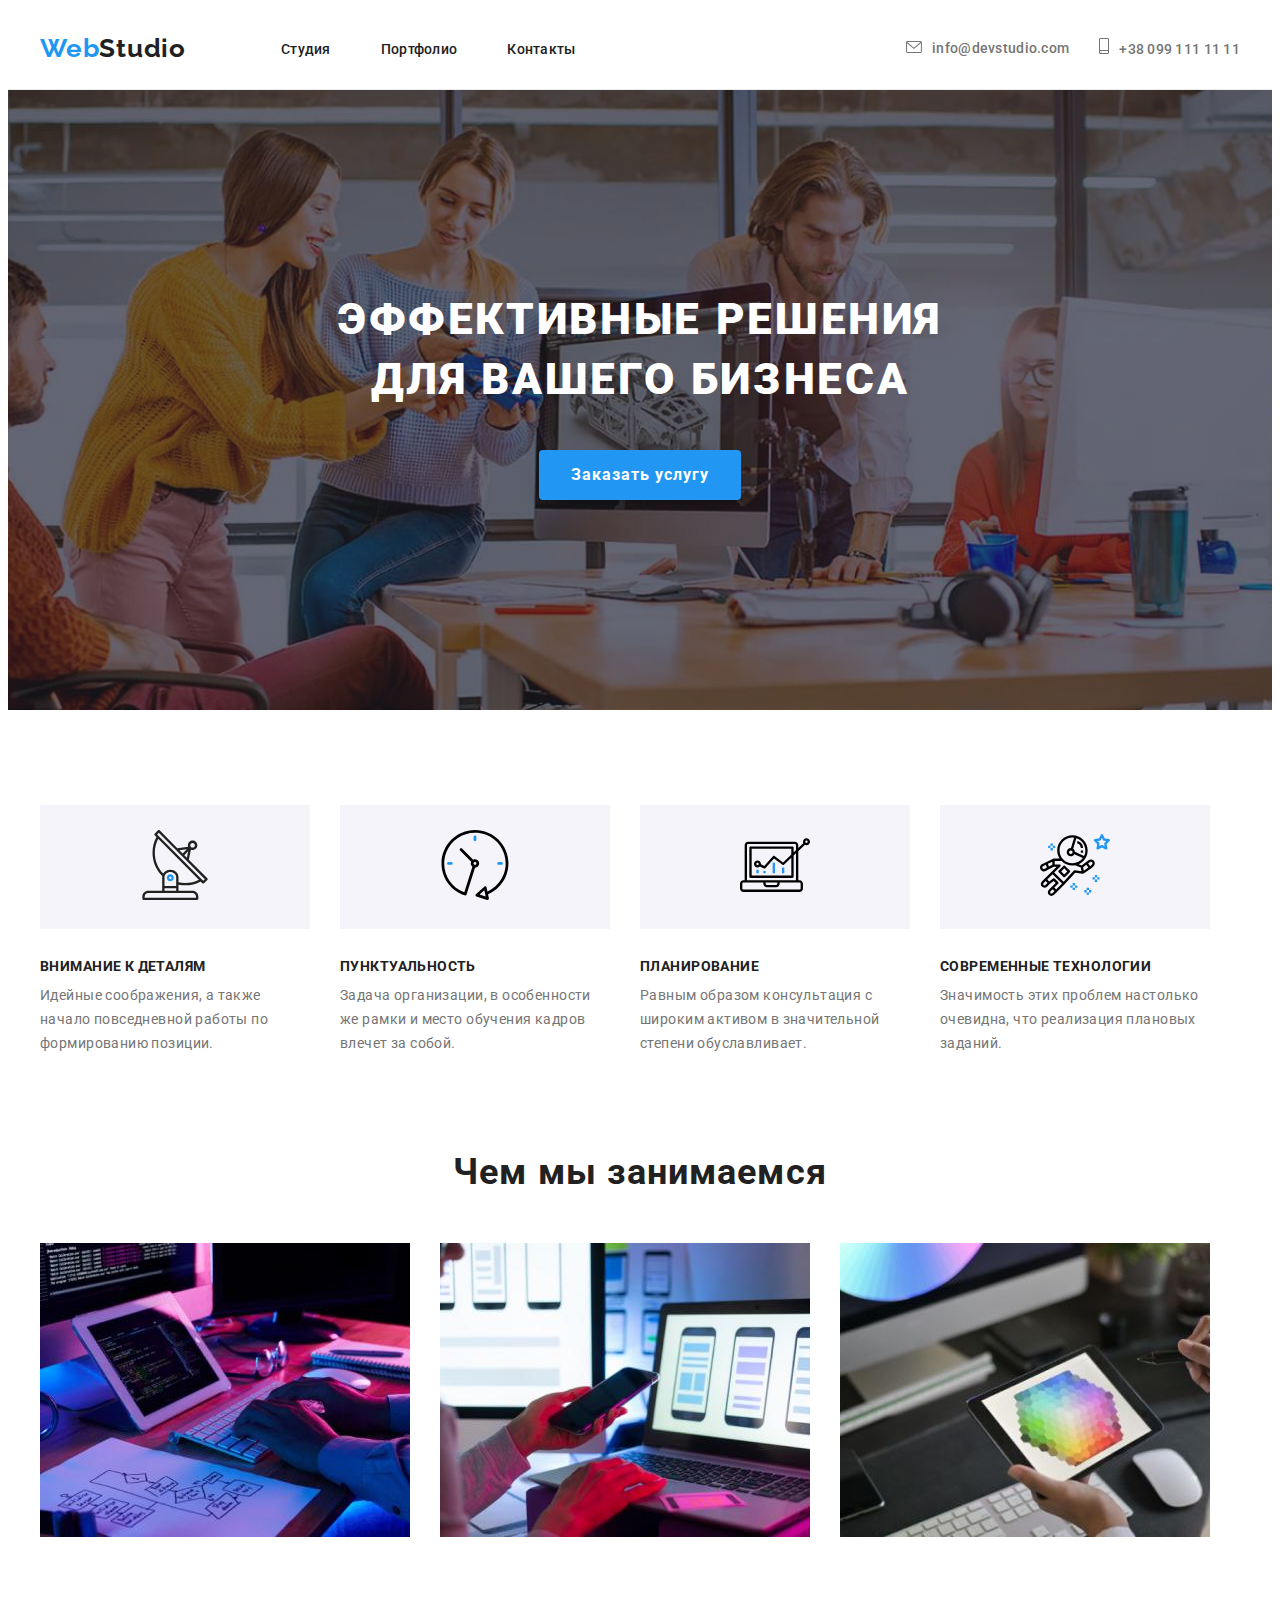
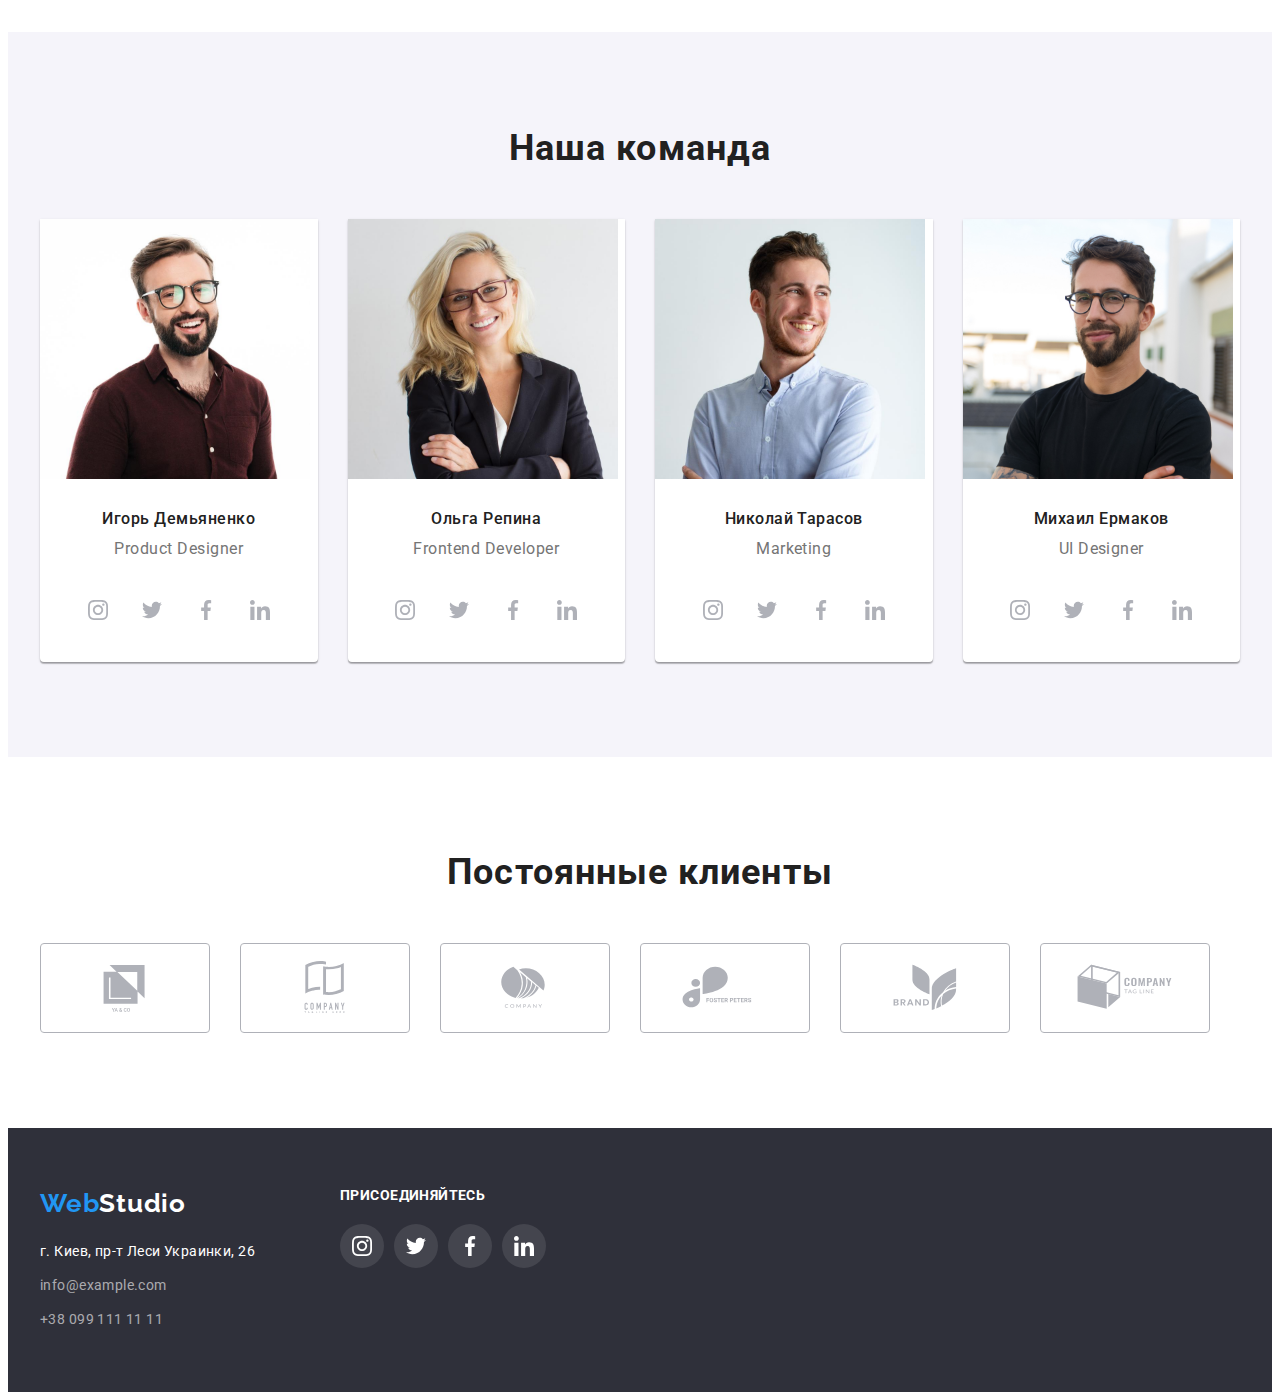
<file: index.html>
<!DOCTYPE html>
<html lang="ru">
  <head>
    <meta charset="UTF-8" />
    <meta http-equiv="X-UA-Compatible" content="IE=edge" />
    <meta name="viewport" content="width=device-width, initial-scale=1.0" />
    <title lang="en">WebStudio</title>
    <link rel="preconnect" href="https://fonts.googleapis.com" />
    <link rel="preconnect" href="https://fonts.gstatic.com" crossorigin />
    <link
      href="https://fonts.googleapis.com/css2?family=Raleway:wght@700&display=swap"
      rel="stylesheet"
    />
    <link rel="preconnect" href="https://fonts.googleapis.com" />
    <link rel="preconnect" href="https://fonts.gstatic.com" crossorigin />
    <link
      href="https://fonts.googleapis.com/css2?family=Roboto:wght@400;500;700;900&display=swap"
      rel="stylesheet"
    />
    <link
      rel="stylesheet"
      href="https://cdnjs.cloudflare.com/ajax/libs/modern-normalize/1.1.0/modern-normalize.min.css"
      integrity="sha512-wpPYUAdjBVSE4KJnH1VR1HeZfpl1ub8YT/NKx4PuQ5NmX2tKuGu6U/JRp5y+Y8XG2tV+wKQpNHVUX03MfMFn9Q=="
      crossorigin="anonymous"
      referrerpolicy="no-referrer"
    />
    <link rel="stylesheet" href="./css/style.css" />
  </head>
  <body>
    <header class="header">
      <div class="container header-container">
        <nav class="header-nav">
          <a
            href="https://uk.wikipedia.org/wiki/%D0%92%D0%B5%D0%B1"
            target="_blank"
            rel="noopener noreferrer"
            class="logo link"
            >Web<span class="logo-black">Studio</span></a
          >
          <ul class="list menu-list">
            <li class="menu-item">
              <a class="menu link" href="./index.html">Студия</a>
            </li>
            <li class="menu-item">
              <a
                class="menu link"
                href="./portfolio.html"
                rel="noopener noreferrer"
                >Портфолио</a
              >
            </li>
            <li class="menu-item">
              <a
                class="menu link"
                href="./contacts.html"
                rel="noopener noreferrer"
                >Контакты</a
              >
            </li>
          </ul>
        </nav>
        <div class="header-conect">
          <div class="header-mailto">
          <a class="header-contact link" href="mailto:info@example.com"
            ><svg class="header-icon" width="16px" height="12px">
              <use href="./img/icons.svg#icon-envelope"></use>
            </svg>info@devstudio.com</a
          >
          </div>
          <div class="header-tel">
            <a href="" class="header-link">
          <a class="header-contact link" href="tel:++380991111111"
            ><svg class="header-icon" width="10px" height="16px">
              <use href="./img/icons.svg#icon-smartphone"></use>
            </svg>+38 099 111 11 11</a
          >
          </div>
        </div>
      </div>
    </header>
    <main>
      <section class="hero">
        <div class="hero-container container">
          <h1 class="hero-text">ЭФФЕКТИВНЫЕ РЕШЕНИЯ ДЛЯ ВАШЕГО БИЗНЕСА</h1>
          <button type="button" class="hero-btn">Заказать услугу</button>
        </div>
      </section>
      <section class="feature-container">
        <div class="container">
          <ul class="list feature-list">
            <li class="feature-containers">
              <div class="feature-img">
                <a href="" class="feature-sprite">
                  <svg class="feature-icon" width="70px" height="70px">
                    <use href=./img/icons.svg#icon-antenna1></use>
                  </svg>
                </a>
              </div>
              <h3 class="feature-title">Внимание к деталям</h3>
              <p class="feature-text">
                Идейные соображения, а также начало повседневной работы по
                формированию позиции.
              </p>
            </li>
            <li class="feature-containers">
              <div class="feature-img">
                <a href="" class="feature-sprite">
                  <svg class="feature-icon" width="70px" height="70px">
                    <use href=./img/icons.svg#icon-clock1></use>
                  </svg>
                </a>
              </div>
              <h3 class="feature-title">Пунктуальность</h3>
              <p class="feature-text">
                Задача организации, в особенности же рамки и место обучения
                кадров влечет за собой.
              </p>
            </li>
            <li class="feature-containers">
              <div class="feature-img">
                <a href="" class="feature-sprite">
                  <svg class="feature-icon" width="70px" height="70px">
                    <use href=./img/icons.svg#icon-diagram1></use>
                  </svg>
                </a>
              </div>
              <h3 class="feature-title">Планирование</h3>
              <p class="feature-text">
                Равным образом консультация с широким активом в значительной
                степени обуславливает.
              </p>
            </li>
            <li class="feature-containers">
              <div class="feature-img">
                <a href="" class="feature-sprite">
                  <svg class="feature-icon" width="70px" height="70px">
                    <use href=./img/icons.svg#icon-astronaut1></use>
                  </svg>
                </a>
              </div>
              <h3 class="feature-title">Современные технологии</h3>
              <p class="feature-text">
                Значимость этих проблем настолько очевидна, что реализация
                плановых заданий.
              </p>
            </li>
          </ul>
        </div>
      </section>
      <section class="work">
        <div class="container">
          <h2 class="work-title">Чем мы занимаемся</h2>
          <ul class="list work-container">
            <li class="img-work">
              <img
                src="./img/box1.jpg"
                alt="Человек работает за пк с маленьким монитором с кодом"
                width="370"
                height="294"
                class="img-work"
              />
            </li>
            <li class="img-work">
              <img
                src="./img/box2.jpg"
                alt="Человек работает над дизайном программы для телефона при этом держа телефон в руках"
                width="370"
                height="294"
                class="img-work"
              />
            </li>
            <li class="img-work">
              <img
                src="./img/box3.jpg"
                alt="Человек работает на планшете с цветовой палитрой"
                width="370"
                height="294"
                class="img-work"
              />
            </li>
          </ul>
        </div>
      </section>
      <section class="team">
        <div class="container">
          <h2 class="main-title">Наша команда</h2>
          <ul class="list main-container">
            <li class="card1 main-img">
              <img
                src="./img/img(3).jpg"
                alt="Улыбающийся мужчина в коричневой рубашке и очках"
                width="270"
                height="260"
              />
              <div class="main-info">
                <h3 class="name">Игорь Демьяненко</h3>
                <p lang="en" class="profession">Product Designer</p>
                <ul class="master-social list social-list">
                  <li class="social-item">
                    <a href="" class="social-link">
                      <svg class="social-icon" width="20px" height="20px">
                        <use href="./img/icons.svg#icon-instagram2"></use>
                      </svg>
                    </a>
                  </li>
                  <li class="social-item">
                    <a href="" class="social-link">
                      <svg class="social-icon" width="20px" height="20px">
                        <use href="./img/icons.svg#icon-twitter1"></use>
                      </svg>
                    </a>
                  </li>
                  <li class="social-item">
                    <a href="" class="social-link">
                      <svg class="social-icon" width="20px" height="20px">
                        <use href="./img/icons.svg#icon-facebook1"></use>
                      </svg>
                    </a>
                  </li>
                  <li class="social-item">
                    <a href="" class="social-link">
                      <svg class="social-icon" width="20px" height="20px">
                        <use href="./img/icons.svg#icon-linkedin1"></use>
                      </svg>
                    </a>
                  </li>
                </ul>
              </div>
            </li>
            <li class="card2 main-img">
              <img
                src="./img/img(2).jpg"
                alt="Улыбающаяся блондинка в белой блузке, в строгом пиджаке и очках"
                width="270"
                height="260"
              />
              <div class="main-info">
                <h3 class="name">Ольга Репина</h3>
                <p lang="en" class="profession">Frontend Developer</p>
                <ul class="master-social list social-list">
                  <li class="social-item">
                    <a href="" class="social-link">
                      <svg class="social-icon" width="20px" height="20px">
                        <use href="./img/icons.svg#icon-instagram2"></use>
                      </svg>
                    </a>
                  </li>
                  <li class="social-item">
                    <a href="" class="social-link">
                      <svg class="social-icon" width="20px" height="20px">
                        <use href="./img/icons.svg#icon-twitter1"></use>
                      </svg>
                    </a>
                  </li>
                  <li class="social-item">
                    <a href="" class="social-link">
                      <svg class="social-icon" width="20px" height="20px">
                        <use href="./img/icons.svg#icon-facebook1"></use>
                      </svg>
                    </a>
                  </li>
                  <li class="social-item">
                    <a href="" class="social-link">
                      <svg class="social-icon" width="20px" height="20px">
                        <use href="./img/icons.svg#icon-linkedin1"></use>
                      </svg>
                    </a>
                  </li>
                </ul>
              </div>
            </li>
            <li class="card3 main-img">
              <img
                src="./img/img(1).jpg"
                alt="Улыбающийся мужчина в голубой рубашке"
                width="270"
                height="260"
              />
              <div class="main-info">
                <h3 class="name">Николай Тарасов</h3>
                <p lang="en" class="profession">Marketing</p>
                <ul class="master-social list social-list">
                  <li class="social-item">
                    <a href="" class="social-link">
                      <svg class="social-icon" width="20px" height="20px">
                        <use href="./img/icons.svg#icon-instagram2"></use>
                      </svg>
                    </a>
                  </li>
                  <li class="social-item">
                    <a href="" class="social-link">
                      <svg class="social-icon" width="20px" height="20px">
                        <use href="./img/icons.svg#icon-twitter1"></use>
                      </svg>
                    </a>
                  </li>
                  <li class="social-item">
                    <a href="" class="social-link">
                      <svg class="social-icon" width="20px" height="20px">
                        <use href="./img/icons.svg#icon-facebook1"></use>
                      </svg>
                    </a>
                  </li>
                  <li class="social-item">
                    <a href="" class="social-link">
                      <svg class="social-icon" width="20px" height="20px">
                        <use href="./img/icons.svg#icon-linkedin1"></use>
                      </svg>
                    </a>
                  </li>
                </ul>
              </div>
            </li>
            <li class="card4 main-img">
              <img
                src="./img/img.jpg"
                alt="Ухмыляющийся мужчина в черной футболке и очках"
                width="270"
                height="260"
              />
              <div class="main-info">
                <h3 class="name">Михаил Ермаков</h3>
                <p lang="en" class="profession">UI Designer</p>
                <ul class="master-social list social-list">
                  <li class="social-item">
                    <a href="" class="social-link">
                      <svg class="social-icon" width="20px" height="20px">
                        <use href="./img/icons.svg#icon-instagram2"></use>
                      </svg>
                    </a>
                  </li>
                  <li class="social-item">
                    <a href="" class="social-link">
                      <svg class="social-icon" width="20px" height="20px">
                        <use href="./img/icons.svg#icon-twitter1"></use>
                      </svg>
                    </a>
                  </li>
                  <li class="social-item">
                    <a href="" class="social-link">
                      <svg class="social-icon" width="20px" height="20px">
                        <use href="./img/icons.svg#icon-facebook1"></use>
                      </svg>
                    </a>
                  </li>
                  <li class="social-item">
                    <a href="" class="social-link">
                      <svg class="social-icon" width="20px" height="20px">
                        <use href="./img/icons.svg#icon-linkedin1"></use>
                      </svg>
                    </a>
                  </li>
                </ul>
              </div>
            </li>
          </ul>
        </div>
      </section> 
      <section class="clients">
        <div class="container">
          <h2 class="clients-title">Постоянные клиенты</h2>
          <ul class="list clients-container">
            <li class="clients-item">
              <a href="" class="clients-link">
                <svg class="clients-icon" width="110px" height=60px>
                  <use href="./img/icons.svg#icon-logo"></use>
                </svg>
              </a>
            </li>
            <li class="clients-item">
              <a href="" class="clients-link">
                <svg class="clients-icon" width="110px" height=60px>
                  <use href="./img/icons.svg#icon-logo1"></use>
                </svg>
              </a>
            </li>
            <li class="clients-item">
              <a href="" class="clients-link">
                <svg class="clients-icon" width="110px" height=60px>
                  <use href="./img/icons.svg#icon-logo2"></use>
                </svg>
              </a>
            </li>
            <li class="clients-item">
              <a href="" class="clients-link">
                <svg class="clients-icon" width="110px" height=60px>
                  <use href="./img/icons.svg#icon-logo3"></use>
                </svg>
              </a>
            </li>
            <li class="clients-item">
              <a href="" class="clients-link">
                <svg class="clients-icon" width="110px" height=60px>
                  <use href="./img/icons.svg#icon-logo4"></use>
                </svg>
              </a>
            </li>
            <li class="clients-item">
              <a href="" class="clients-link">
                <svg class="clients-icon" width="110px" height=60px>
                  <use href="./img/icons.svg#icon-logo5"></use>
                </svg>
              </a>
            </li>
          </ul>
        </div>
      </section>
    </main>
    <footer class="footer">
      <div class="container footer-container">
        <address class="footer-contact">
          <a href="https://uk.wikipedia.org/wiki/%D0%92%D0%B5%D0%B1" target="_blank" rel="noopener noreferrer"
            class="footer-logo link">Web<span class="logo-white">Studio</span></a>
          <div class="map">
            <a
              href="https://goo.gl/maps/b4mxkCM2vyuj6qED6"
              target="_blank"
              class="address link"
              >г. Киев, пр-т Леси Украинки, 26</a
            >
          </div>
          <div class="mail">
            <a href="mailto:info@example.com" class="footer-contact link"
              >info@example.com</a
            >
          </div>
          <div class="tel">
            <a href="tel:++380991111111" class="footer-contact link"
              >+38 099 111 11 11</a
            >
        </address>
        <div class="footer-social">
          <p class="footer-socials">присоединяйтесь</p>
          <ul class="master-social list footer-social-list">
            <li class="footer-social-item">
              <a href="" class="footer-social-link">
                <svg class="footer-social-icon" width="20px" height="20px">
                  <use href="./img/icons.svg#icon-instagram2"></use>
                </svg>
              </a>
            </li>
            <li class="footer-social-item">
              <a href="" class="footer-social-link">
                <svg class="footer-social-icon" width="20px" height="20px">
                  <use href="./img/icons.svg#icon-twitter1"></use>
                </svg>
              </a>
            </li>
            <li class="footer-social-item">
              <a href="" class="footer-social-link">
                <svg class="footer-social-icon" width="20px" height="20px">
                  <use href="./img/icons.svg#icon-facebook1"></use>
                </svg>
              </a>
            </li>
            <li class="footer-social-item">
              <a href="" class="footer-social-link">
                <svg class="footer-social-icon" width="20px" height="20px">
                  <use href="./img/icons.svg#icon-linkedin1"></use>
                </svg>
              </a>
            </li>
          </ul>
        </div>
      </div>
    </footer>
  </body>
</html>
</file>
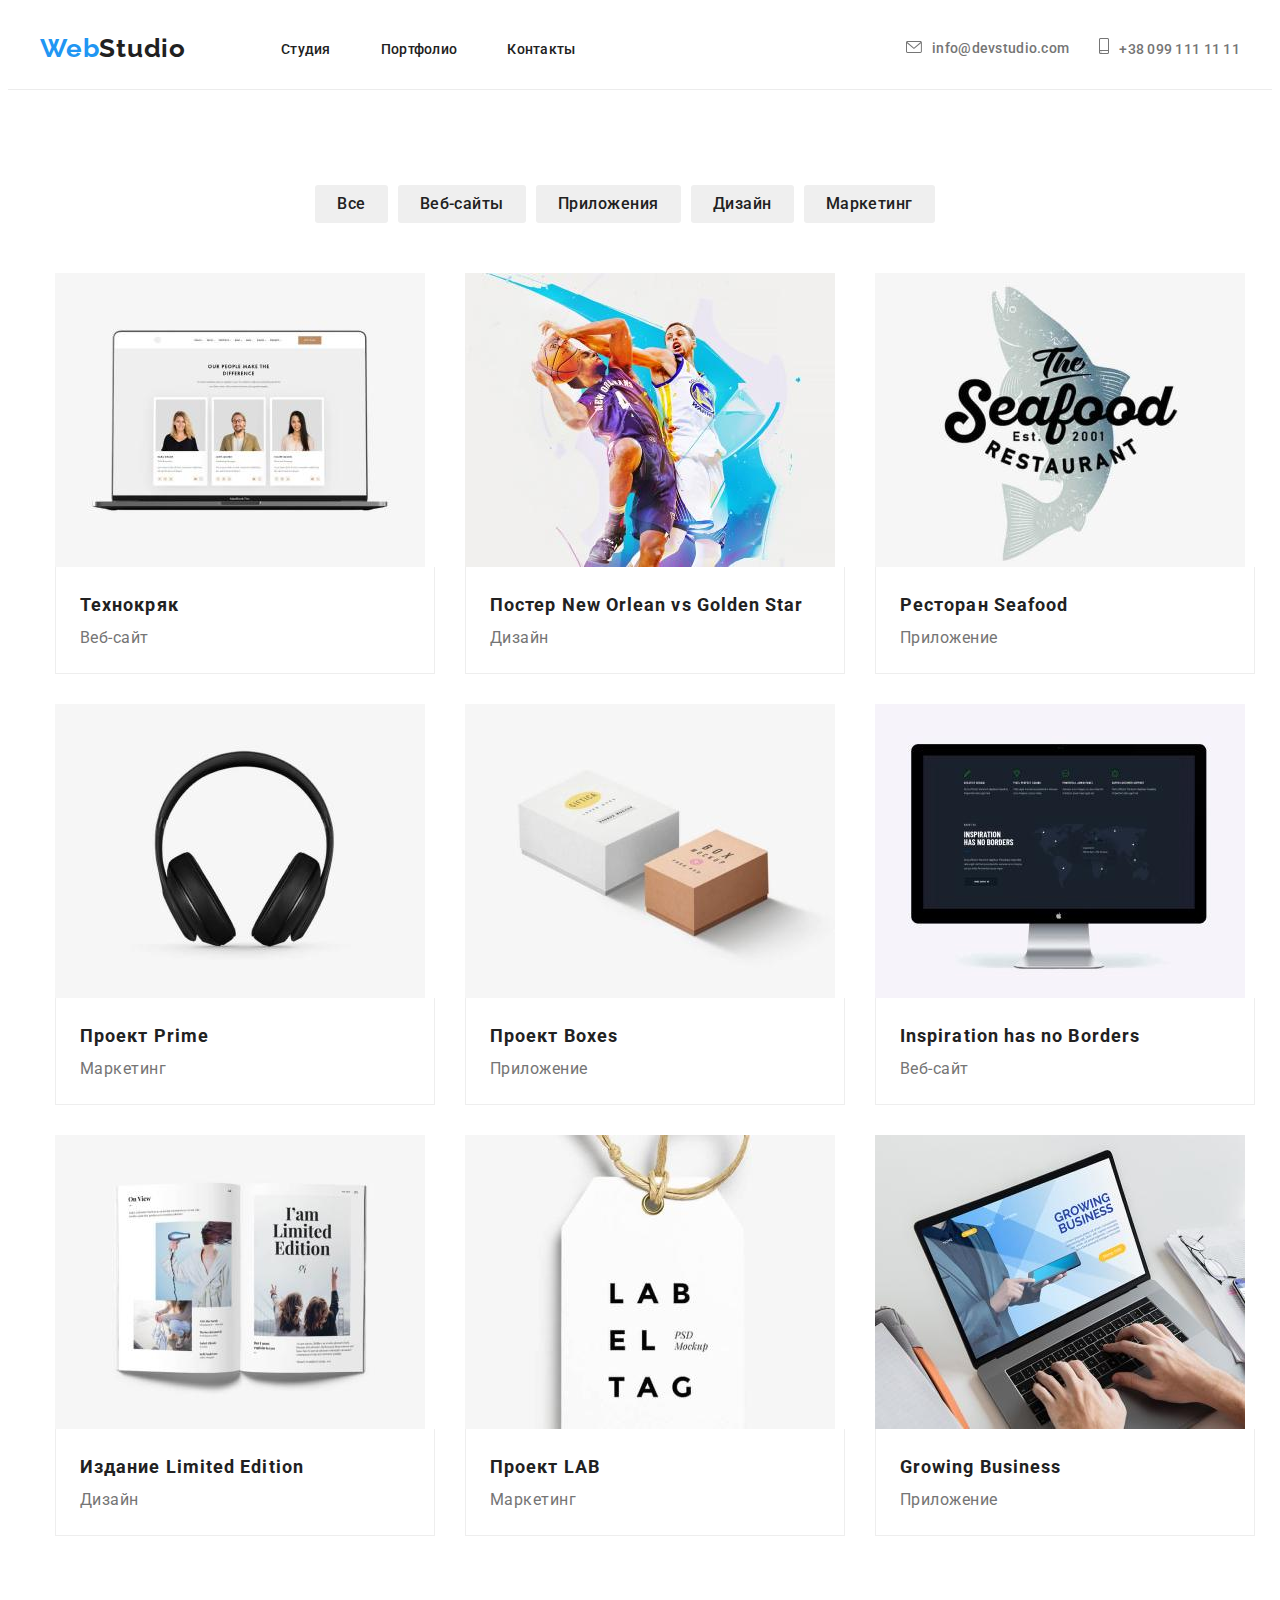
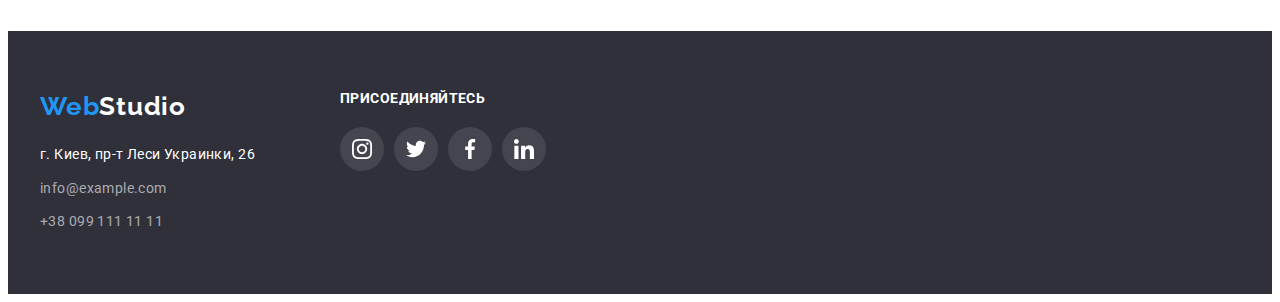
<file: portfolio.html>
<!DOCTYPE html>
<html lang="ru">
  <head>
    <meta charset="UTF-8" />
    <meta http-equiv="X-UA-Compatible" content="IE=edge" />
    <meta name="viewport" content="width=device-width, initial-scale=1.0" />
    <title lang="en">WebStudio</title>
    <link rel="preconnect" href="https://fonts.googleapis.com" />
    <link rel="preconnect" href="https://fonts.gstatic.com" crossorigin />
    <link href="https://fonts.googleapis.com/css2?family=Raleway:wght@700&display=swap" rel="stylesheet" />
    <link rel="preconnect" href="https://fonts.googleapis.com" />
    <link rel="preconnect" href="https://fonts.gstatic.com" crossorigin />
    <link href="https://fonts.googleapis.com/css2?family=Roboto:wght@400;500;700;900&display=swap" rel="stylesheet" />
    <link rel="stylesheet" href="https://cdnjs.cloudflare.com/ajax/libs/modern-normalize/1.1.0/modern-normalize.min.css"
      integrity="sha512-wpPYUAdjBVSE4KJnH1VR1HeZfpl1ub8YT/NKx4PuQ5NmX2tKuGu6U/JRp5y+Y8XG2tV+wKQpNHVUX03MfMFn9Q=="
      crossorigin="anonymous" referrerpolicy="no-referrer" />
    <link rel="stylesheet" href="./css/style.css" />
  </head>
  <body>
    <header class="header">
      <div class="container header-container">
        <nav class="header-nav">
          <a href="https://uk.wikipedia.org/wiki/%D0%92%D0%B5%D0%B1" target="_blank" rel="noopener noreferrer"
            class="logo link">Web<span class="logo-black">Studio</span></a>
          <ul class="list menu-list">
            <li class="menu-item">
              <a class="menu link" href="./index.html">Студия</a>
            </li>
            <li class="menu-item">
              <a class="menu link" href="./portfolio.html" rel="noopener noreferrer">Портфолио</a>
            </li>
            <li class="menu-item">
              <a class="menu link" href="./contacts.html" rel="noopener noreferrer">Контакты</a>
            </li>
          </ul>
        </nav>
        <div class="header-conect">
          <div class="header-mailto">
            <a class="header-contact link" href="mailto:info@example.com"><svg class="header-icon" width="16px"
                height="12px">
                <use href="./img/icons.svg#icon-envelope"></use>
              </svg>info@devstudio.com</a>
          </div>
          <div class="header-tel">
            <a href="" class="header-link">
              <a class="header-contact link" href="tel:++380991111111"><svg class="header-icon" width="10px" height="16px">
                  <use href="./img/icons.svg#icon-smartphone"></use>
                </svg>+38 099 111 11 11</a>
          </div>
        </div>
      </div>
    </header>
    <main>
      <section class="portfolio">
        <div class="container">
        <div class="portfolio-btn">
        <ul class="list portfolio-list">
          <li class="filtered">
            <button type="button" class="filter link">Все</button>
          </li>
          <li class="filtered">
            <button type="button" class="filter link">Веб-сайты</button>
          </li>
          <li class="filtered">
            <button type="button" class="filter link">Приложения</button>
          </li>
          <li class="filtered">
            <button type="button" class="filter link">Дизайн</button>
          </li>
          <li class="filtered">
            <button type="button" class="filter link">Маркетинг</button>
          </li>
        </ul>
        </div>
        <div class="container portfolio-container">
        <ul class="portfolio-list list">
          <li class="project">
            <img src="./img/project(1)(1).jpg" alt="Ноутбук с включенным веб-сайтом" width="370" height="294" />
            <div class="img-description">
            <h3 class="proj-name">Технокряк</h3>
            <p class="proj-text">Веб-сайт</p>
            </div>
          </li>
          <li class="project">
            <img src="./img/project(2)(1).jpg" alt="Постер New Orlean vs Golden Star" width="370" height="294" />
            <div class="img-description">
            <h3 class="proj-name" lang="eu">
              Постер New Orlean vs Golden Star
            </h3>
            <p class="proj-text">Дизайн</p>
            </div>
          </li>
          <li class="project">
            <img src="./img/project(3)(1).jpg" alt="Логотип ресторана Seafood" width="370" height="294" />
            <div class="img-description">
            <h3 class="proj-name" lang="eu">Ресторан Seafood</h3>
            <p class="proj-text">Приложение</p>
            </div>
          </li>
          <li class="project">
            <img src="./img/project(4)(1).jpg" alt="Безпроводные наушники" width="370" height="294" />
            <div class="img-description">
            <h3 class="proj-name" lang="eu">Проект Prime</h3>
            <p class="proj-text">Маркетинг</p>
            </div>
          </li>
          <li class="project">
            <img src="./img/project(5)(1).jpg" alt="Две коробки с надписями" width="370" height="294" />
            <div class="img-description">
            <h3 class="proj-name" lang="eu">Проект Boxes</h3>
            <p class="proj-text">Приложение</p>
            </div>
          </li>
          <li class="project">
            <img src="./img/project(6)(1).jpg" alt="Макбук на котором включенный проект" width="370" height="294" />
            <div class="img-description">
            <h3 class="proj-name" lang="eu">Inspiration has no Borders</h3>
            <p class="proj-text">Веб-сайт</p>
            </div>
          </li>
          <li class="project">
            <img src="./img/project(7)(1).jpg" alt="Открытая книга" width="370" height="294" />
            <div class="img-description">
            <h3 class="proj-name" lang="eu">Издание Limited Edition</h3>
            <p class="proj-text">Дизайн</p>
            </div>
          </li>
          <li class="project">
            <img src="./img/project(8)(1).jpg" alt="Брелок с надписью" width="370" height="294" />
            <div class="img-description">
            <h3 class="proj-name" lang="eu">Проект LAB</h3>
            <p class="proj-text">Маркетинг</p>
            </div>
          </li>
          <li class="project">
            <img src="./img/project(9)(1).jpg" alt="Человек работает за ноутбуком" width="370" height="294" />
            <div class="img-description">
            <h3 class="proj-name" lang="eu">Growing Business</h3>
            <p class="proj-text">Приложение</p>
            </div>
          </li>
        </ul>
        </div>
        </div>
      </section>
    </main>
    <footer class="footer">
      <div class="container footer-container">
        <address class="footer-contact">
          <a href="https://uk.wikipedia.org/wiki/%D0%92%D0%B5%D0%B1" target="_blank" rel="noopener noreferrer"
            class="footer-logo link">Web<span class="logo-white">Studio</span></a>
          <div class="map">
            <a href="https://goo.gl/maps/b4mxkCM2vyuj6qED6" target="_blank" class="address link">г. Киев, пр-т Леси
              Украинки, 26</a>
          </div>
          <div class="mail">
            <a href="mailto:info@example.com" class="footer-contact link">info@example.com</a>
          </div>
          <div class="tel">
            <a href="tel:++380991111111" class="footer-contact link">+38 099 111 11 11</a>
        </address>
        <div class="footer-social">
          <p class="footer-socials">присоединяйтесь</p>
          <ul class="master-social list footer-social-list">
            <li class="footer-social-item">
              <a href="" class="footer-social-link">
                <svg class="footer-social-icon" width="20px" height="20px">
                  <use href="./img/icons.svg#icon-instagram2"></use>
                </svg>
              </a>
            </li>
            <li class="footer-social-item">
              <a href="" class="footer-social-link">
                <svg class="footer-social-icon" width="20px" height="20px">
                  <use href="./img/icons.svg#icon-twitter1"></use>
                </svg>
              </a>
            </li>
            <li class="footer-social-item">
              <a href="" class="footer-social-link">
                <svg class="footer-social-icon" width="20px" height="20px">
                  <use href="./img/icons.svg#icon-facebook1"></use>
                </svg>
              </a>
            </li>
            <li class="footer-social-item">
              <a href="" class="footer-social-link">
                <svg class="footer-social-icon" width="20px" height="20px">
                  <use href="./img/icons.svg#icon-linkedin1"></use>
                </svg>
              </a>
            </li>
          </ul>
        </div>
      </div>
    </footer>
  </body>
</html>
</file>
<file: css/style.css>
:root {
  --header-nav-color: #212121;
  --header-a-color: #757575;
  --logo-color: #2196f3;
  --main-h-color: #212121;
  --main-p-color: #757575;
  --footer-addres-color: #ffffff;
  --footer-a-color: rgba(255, 255, 255, 0.6);
}
body {
  font-family: "Roboto", sans-serif;
  background-color: #ffffff;
}
.list {
  list-style: none;
}
.link {
  text-decoration: none;
}
.link:hover,
.link:focus {
  color: var(--logo-color);
}
.container {
  width: 1200px;
  padding-left: 15px;
  padding-right: 15px;
  margin: 0 auto;
}

p,
h1,
h2,
h3,
h4,
h5,
h6 {
  margin: 0;
}

ul {
  margin: 0;
  padding: 0;
}

button {
  cursor: pointer;
}
img {
  display: block;
  max-width: 100%;
}
/*-----header-----*/
.menu {
  font-weight: 500;
  font-size: 14px;
  line-height: 1.14;
  letter-spacing: 0.02em;
  color: var(--header-nav-color);
}
.menu-list {
  display: flex;
}
.menu-item:not(last-child) {
  margin-right: 50px;
}
.header-contact {
  font-weight: 500;
  font-size: 14px;
  line-height: 1.14;
  letter-spacing: 0.02em;
  color: var(--header-a-color);
  fill: #757575;
}
.header-nav {
  display: flex;
  align-items: center;
}
.header-container {
  display: flex;
  align-items: center;
}
.header-conect {
  margin-left: auto;
  display: flex;
}
.logo {
  margin-right: 95px;
}
.header {
  padding-top: 25px;
  padding-bottom: 25px;
  border-bottom: 1px solid #ececec;
}
.header-tel {
  margin-left: 30px;
  display: flex;
}
.header-icon {
  margin-right: 10px;
}
.header-contact {
  text-decoration: none;
}
.header-contact:hover,
.header-contact:focus {
  color: var(--logo-color);
  fill: var(--logo-color);
}
/*----------header---------*/
/*-----hero-----*/
.hero {
  padding-top: 200px;
  padding-bottom: 210px;
  background-image: linear-gradient(
      rgba(47, 48, 58, 0.4),
      rgba(47, 48, 58, 0.4)
    ),
    url(../img/hero-bg\(1\).jpg);
  background-repeat: no-repeat;
  background-size: cover;
  background-position: center;
}
.hero-text {
  font-weight: 900;
  font-size: 44px;
  line-height: 1.36;
  text-align: center;
  letter-spacing: 0.06em;
  text-transform: uppercase;
  color: var(--footer-addres-color);
}
.hero-text {
  max-width: 700px;
  margin: 0 auto;
  margin-bottom: 40px;
}
.hero-btn {
  font-family: Roboto, sans-serif;
  font-weight: 700;
  font-size: 16px;
  line-height: 1.87;
  display: flex;
  align-items: center;
  text-align: center;
  letter-spacing: 0.06em;
  color: var(--footer-addres-color);
  background-color: var(--logo-color);
}
.hero-btn {
  padding-left: 32px;
  padding-top: 10px;
  padding-bottom: 10px;
  padding-right: 32px;
  margin: 0 auto;
  border: none;
  border-radius: 3px;
  box-shadow: 0px 4px 4px rgba(0, 0, 0, 0.15);
  border-radius: 4px;
}
.hero-btn :active {
  box-shadow: none;
}
/*----------hero----------*/
/*----------body----------*/
.logo {
  font-family: Raleway;
  font-weight: 700;
  font-size: 26px;
  line-height: 1.19;
  letter-spacing: 0.03em;
  color: #2196f3;
}
.logo-black {
  color: var(--header-nav-color);
}
.logo-white {
  color: var(--footer-addres-color);
}
/*-----feature----*/
.feature-title {
  font-weight: 700;
  font-size: 14px;
  line-height: 1.14;
  letter-spacing: 0.03em;
  text-transform: uppercase;
  color: var(--main-h-color);
}
.feature-text {
  font-size: 14px;
  line-height: 1.71;
  letter-spacing: 0.03em;
  color: var(--main-p-color);
}
.feature-list {
  display: flex;
}
.feature-container {
  padding-top: 95px;
  padding-bottom: 95px;
}
.feature-title {
  margin-bottom: 10px;
}
.feature-containers {
  max-width: 270px;
}
.feature-containers:not(last-child) {
  margin-right: 30px;
}
.feature-img {
  padding: 25px 100px;
  background: #f5f4fa;
  margin-bottom: 30px;
}

/*-----feature----*/
/*-----work-----*/
.work-title {
  font-weight: 700;
  font-size: 36px;
  line-height: 1.17;
  text-align: center;
  letter-spacing: 0.03em;
  color: var(--main-h-color);
}
.work-title {
  margin-bottom: 50px;
}
.work-container {
  display: flex;
}
.img-work:not(last-shild) {
  margin-right: 30px;
}
.work {
  padding-bottom: 95px;
}
/*-----work-----*/
/*-----main-----*/
.main-title {
  font-weight: 700;
  font-size: 36px;
  line-height: 1.17;
  text-align: center;
  letter-spacing: 0.03em;
  color: var(--main-h-color);
}
.name {
  margin-bottom: 10px;

  font-weight: 500;
  font-size: 16px;
  line-height: 1.19;
  letter-spacing: 0.03em;
  text-align: center;
  color: var(--main-h-color);
}
.profession {
  font-size: 16px;
  line-height: 1.19;
  letter-spacing: 0.03em;
  text-align: center;
  color: var(--main-p-color);
  margin-bottom: 30px;
}
.main-container {
  display: flex;
  margin-left: -30px;
  margin-top: 50px;
}
.main-img {
  flex-basis: calc((100% - 4 * 30px) / 4);
  margin-left: 30px;
}
.main-img {
  background: #ffffff;
  box-shadow: 0px 1px 3px rgba(0, 0, 0, 0.12), 0px 1px 1px rgba(0, 0, 0, 0.14),
    0px 2px 1px rgba(0, 0, 0, 0.2);
  border-radius: 0px 0px 4px 4px;
}
.team {
  padding-top: 95px;
  padding-bottom: 95px;

  background: #f5f4fa;
}
.main-info {
  padding-bottom: 30px;
  padding-top: 30px;
}
.social-item {
  width: 44px;
  height: 44px;
  margin-right: 10px;
}
.social-item:last-child {
  margin-right: 0;
}
.social-link {
  width: 100%;
  height: 100%;
  border-radius: 50%;
  display: flex;
  align-items: center;
  justify-content: center;
  color: #757575;
}
.social-link:hover,
.social-link:focus {
  background-color: #2196f3;
}
.social-link:hover,
.social-link:focus .social-icon {
  fill: #ffffff;
}
.social-list {
  display: flex;
  justify-content: center;
}
.social-link {
  fill: #afb1b8;
}
/*-----main-----*/
/*------clients------*/
.clients {
  padding-top: 95px;
  padding-bottom: 95px;
}
.clients-title {
  font-weight: 700;
  font-size: 36px;
  line-height: 1.16;
  text-align: center;
  letter-spacing: 0.03em;
  color: #212121;
  margin-bottom: 50px;
}
.clients-container {
  display: flex;
  justify-content: center;
}
.clients-link {
  width: 100%;
  height: 100%;
  display: flex;
  align-items: center;
  justify-content: center;
  background-color: rgba(255, 255, 255, 0.1);
}
.clients-list {
  display: flex;
}
.clients-item {
  width: 170px;
  height: 90px;
  margin-right: 30px;
  border: 1px solid #afb1b8;
  box-sizing: border-box;
  border-radius: 4px;
}
.clients-item:hover,
.clients-item:focus {
  border-color: var(--logo-color);
}
.clients-link:hover,
.clients-link:focus {
  fill: var(--logo-color);
}
.clients-link {
  fill: #afb1b8;
}
/*--------clients------/
/*-----footer-----*/
.footer-contact {
  font-size: 14px;
  font-style: normal;
  line-height: 1.71;
  letter-spacing: 0.03em;
  color: rgba(255, 255, 255, 0.6);
  min-width: 230px;
  margin-right: 70px;
}
.footer {
  background-color: #2f303a;
  padding-top: 60px;
  padding-bottom: 60px;
}
.address {
  font-size: 14px;
  line-height: 1.71;
  letter-spacing: 0.03em;
  color: var(--footer-addres-color);
}
.footer-logo {
  font-family: Raleway;
  font-weight: 700;
  font-size: 26px;
  line-height: 1.19;
  letter-spacing: 0.03em;
  color: #2196f3;
}
.map {
  margin-top: 20px;
}
.mail {
  margin-bottom: 10px;
  margin-top: 10px;
}
.footer-container {
  display: flex;
}
.footer-social-link {
  width: 100%;
  height: 100%;
  border-radius: 50%;
  display: flex;
  align-items: center;
  justify-content: center;
  background-color: rgba(255, 255, 255, 0.1);
}
.footer-social-link:hover,
.footer-social-link:focus {
  background-color: #2196f3;
}
.footer-social-link:hover,
.footer-social-link:focus .footer-social-icon {
  fill: #ffffff;
}
.footer-social-list {
  display: flex;
}
.footer-social-item {
  width: 44px;
  height: 44px;
  margin-right: 10px;
}
.footer-social-item:last-child {
  margin-right: 0;
}
.footer-socials {
  margin-bottom: 20px;
  font-weight: 700;
  font-size: 14px;
  line-height: 1.14;
  letter-spacing: 0.03em;
  text-transform: uppercase;
  color: #ffffff;
}
.footer-social-icon {
  fill: #ffffff;
}
/*-----footer-----*/
/*-----porfolio----*/
.proj-name {
  font-weight: 700;
  font-size: 18px;
  line-height: 2;
  letter-spacing: 0.06em;
  color: var(--main-h-color);
}
.proj-text {
  font-size: 16px;
  line-height: 1.87;
  letter-spacing: 0.03em;
  color: var(--main-p-color);
}
.filter {
  font-family: Roboto;
  border: none;
  font-weight: 500;
  font-size: 16px;
  line-height: 1.62;
  letter-spacing: 0.03em;
  color: var(--main-h-color);
  border-radius: 3px;
}
.filters {
  width: 611px;
  height: 54px;
  left: 495px;
  top: 174px;
}
.filter:hover,
.filter:focus {
  background-color: var(--logo-color);
  color: var(--footer-addres-color);
  cursor: pointer;
  box-shadow: 0px 3px 1px rgba(0, 0, 0, 0.1), 0px 1px 2px rgba(0, 0, 0, 0.08),
    0px 2px 2px rgba(0, 0, 0, 0.12);
  border-radius: 4px;
}
.filter {
  padding: 6px 22px;
}
.filtered:not(:last-child) {
  margin-right: 10px;
}
.portfolio-btn {
  border-radius: 4px;
  border-color: #f5f4fa;
  margin-bottom: 50px;
  display: flex;
  text-align: center;
  justify-content: center;
  height: 38px;
}
.portfolio-list {
  display: flex;
  flex-wrap: wrap;
  margin-left: -30px;
  margin-bottom: -30px;
}
.project {
  margin-bottom: 30px;
  flex-basis: calc((100% - 90px) / 3);
  margin-left: 30px;
}
.project:hover {
  box-shadow: 0px 1px 1px rgba(0, 0, 0, 0.12), 0px 4px 4px rgba(0, 0, 0, 0.06),
    1px 4px 6px rgba(0, 0, 0, 0.16);
}
.img-description {
  border-bottom: 1px solid #eeeeee;
  border-right: 1px solid #eeeeee;
  border-left: 1px solid #eeeeee;
  padding: 20px 24px;
}
.portfolio {
  padding: 95px 0;
}
.portfolio-container {
  margin-top: 30px;
}
/*-----porfolio----*/
/*----------body----------*/
</file>
